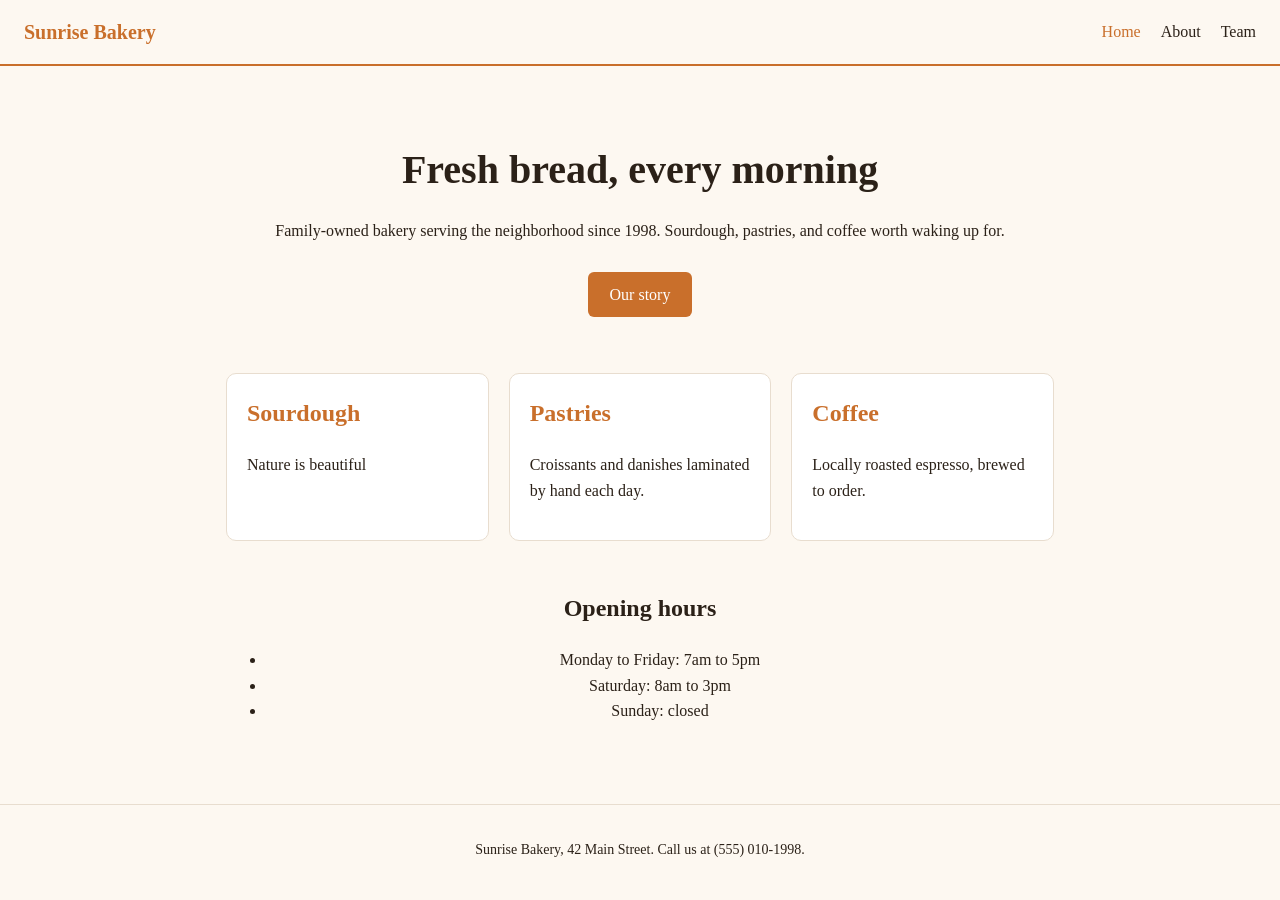
<file: index.html>
<!DOCTYPE html>
<html lang="en">
<head>
  <meta charset="utf-8">
  <meta name="viewport" content="width=device-width, initial-scale=1">
  <title>Sunrise Bakery</title>
  <link rel="stylesheet" href="/style.css">
</head>
<body>
  <header class="site-header">
    <a class="logo" href="/">Sunrise Bakery</a>
    <nav>
      <a href="/">Home</a>
      <a href="/about.html">About</a>
      <a href="/team/">Team</a>
    </nav>
  </header>

  <main>
    <section class="hero">
      <h1>Fresh bread, every morning</h1>
      <p>Family-owned bakery serving the neighborhood since 1998. Sourdough, pastries, and coffee worth waking up for.</p>
      <a class="button" href="/about.html">Our story</a>
    </section>

    <section class="features">
      <div class="feature">
        <h2>Sourdough</h2>
        <p>Nature is beautiful</p>
      </div>
      <div class="feature">
        <h2>Pastries</h2>
        <p>Croissants and danishes laminated by hand each day.</p>
      </div>
      <div class="feature">
        <h2>Coffee</h2>
        <p>Locally roasted espresso, brewed to order.</p>
      </div>
    </section>

    <section class="hours">
      <h2>Opening hours</h2>
      <ul>
        <li>Monday to Friday: 7am to 5pm</li>
        <li>Saturday: 8am to 3pm</li>
        <li>Sunday: closed</li>
      </ul>
    </section>
  </main>

  <footer class="site-footer">
    <p>Sunrise Bakery, 42 Main Street. Call us at (555) 010-1998.</p>
  </footer>

  <script src="/scripts/main.js"></script>
</body>
</html>
</file>
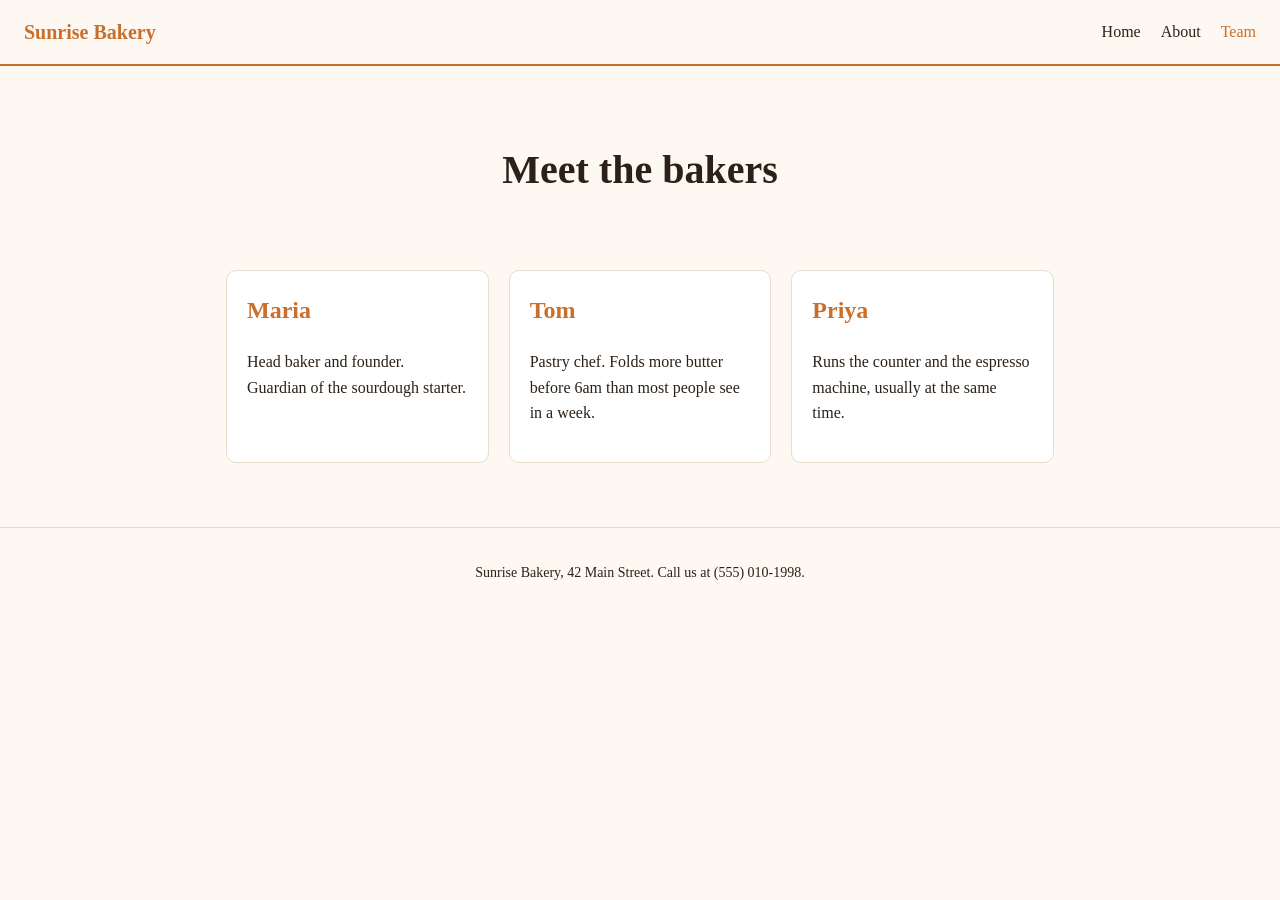
<file: team/index.html>
<!DOCTYPE html>
<html lang="en">
<head>
  <meta charset="utf-8">
  <meta name="viewport" content="width=device-width, initial-scale=1">
  <title>Team - Sunrise Bakery</title>
  <link rel="stylesheet" href="/style.css">
</head>
<body>
  <header class="site-header">
    <a class="logo" href="/">Sunrise Bakery</a>
    <nav>
      <a href="/">Home</a>
      <a href="/about.html">About</a>
      <a href="/team/">Team</a>
    </nav>
  </header>

  <main>
    <section class="hero">
      <h1>Meet the bakers</h1>
    </section>

    <section class="features">
      <div class="feature">
        <h2>Maria</h2>
        <p>Head baker and founder. Guardian of the sourdough starter.</p>
      </div>
      <div class="feature">
        <h2>Tom</h2>
        <p>Pastry chef. Folds more butter before 6am than most people see in a week.</p>
      </div>
      <div class="feature">
        <h2>Priya</h2>
        <p>Runs the counter and the espresso machine, usually at the same time.</p>
      </div>
    </section>
  </main>

  <footer class="site-footer">
    <p>Sunrise Bakery, 42 Main Street. Call us at (555) 010-1998.</p>
  </footer>

  <script src="/scripts/main.js"></script>
</body>
</html>
</file>
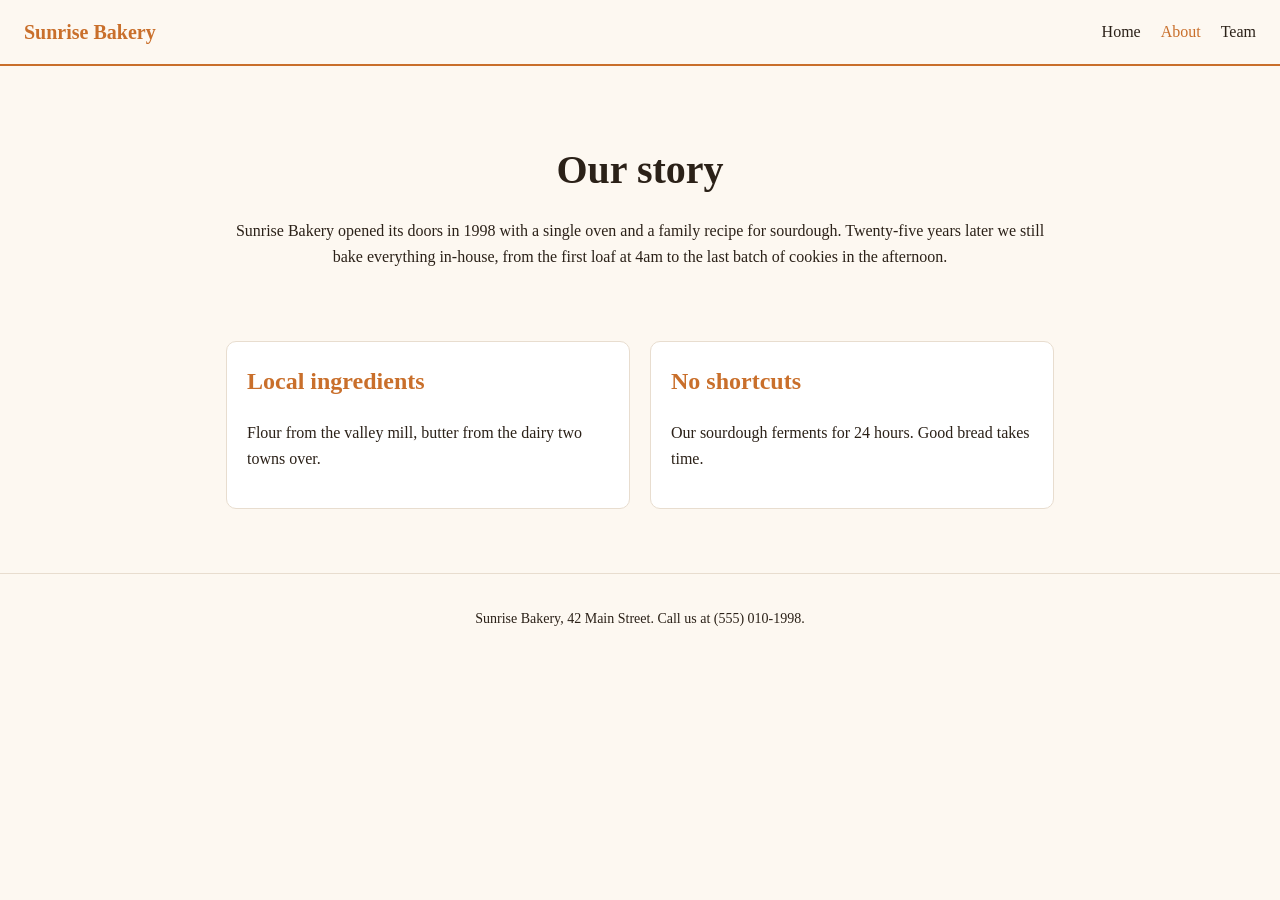
<file: about.html>
<!DOCTYPE html>
<html lang="en">
<head>
  <meta charset="utf-8">
  <meta name="viewport" content="width=device-width, initial-scale=1">
  <title>About - Sunrise Bakery</title>
  <link rel="stylesheet" href="/style.css">
</head>
<body>
  <header class="site-header">
    <a class="logo" href="/">Sunrise Bakery</a>
    <nav>
      <a href="/">Home</a>
      <a href="/about.html">About</a>
      <a href="/team/">Team</a>
    </nav>
  </header>

  <main>
    <section class="hero">
      <h1>Our story</h1>
      <p>Sunrise Bakery opened its doors in 1998 with a single oven and a family recipe for sourdough. Twenty-five years later we still bake everything in-house, from the first loaf at 4am to the last batch of cookies in the afternoon.</p>
    </section>

    <section class="features">
      <div class="feature">
        <h2>Local ingredients</h2>
        <p>Flour from the valley mill, butter from the dairy two towns over.</p>
      </div>
      <div class="feature">
        <h2>No shortcuts</h2>
        <p>Our sourdough ferments for 24 hours. Good bread takes time.</p>
      </div>
    </section>
  </main>

  <footer class="site-footer">
    <p>Sunrise Bakery, 42 Main Street. Call us at (555) 010-1998.</p>
  </footer>

  <script src="/scripts/main.js"></script>
</body>
</html>
</file>
<file: style.css>
:root {
  --accent: #c96f2b;
  --ink: #2b2118;
  --paper: #fdf8f1;
}

* { box-sizing: border-box; }

body {
  margin: 0;
  font-family: Georgia, "Times New Roman", serif;
  color: var(--ink);
  background: var(--paper);
  line-height: 1.6;
}

.site-header {
  display: flex;
  justify-content: space-between;
  align-items: center;
  padding: 16px 24px;
  border-bottom: 2px solid var(--accent);
}

.logo {
  font-weight: bold;
  font-size: 20px;
  color: var(--accent);
  text-decoration: none;
}

nav a {
  margin-left: 16px;
  color: var(--ink);
  text-decoration: none;
}

nav a:hover { color: var(--accent); }

main { max-width: 860px; margin: 0 auto; padding: 24px 16px 64px; }

.hero { text-align: center; padding: 48px 0 24px; }

.hero h1 { font-size: 40px; margin: 0 0 12px; }

.button {
  display: inline-block;
  margin-top: 12px;
  padding: 10px 22px;
  background: var(--accent);
  color: #fff;
  text-decoration: none;
  border-radius: 6px;
}

.features {
  display: grid;
  grid-template-columns: repeat(auto-fit, minmax(220px, 1fr));
  gap: 20px;
  margin-top: 32px;
}

.feature {
  background: #fff;
  border: 1px solid #e8ddcf;
  border-radius: 10px;
  padding: 20px;
}

.feature h2 { margin-top: 0; color: var(--accent); }

.hours { margin-top: 48px; text-align: center; }

.site-footer {
  border-top: 1px solid #e8ddcf;
  text-align: center;
  padding: 20px;
  font-size: 14px;
}
</file>
